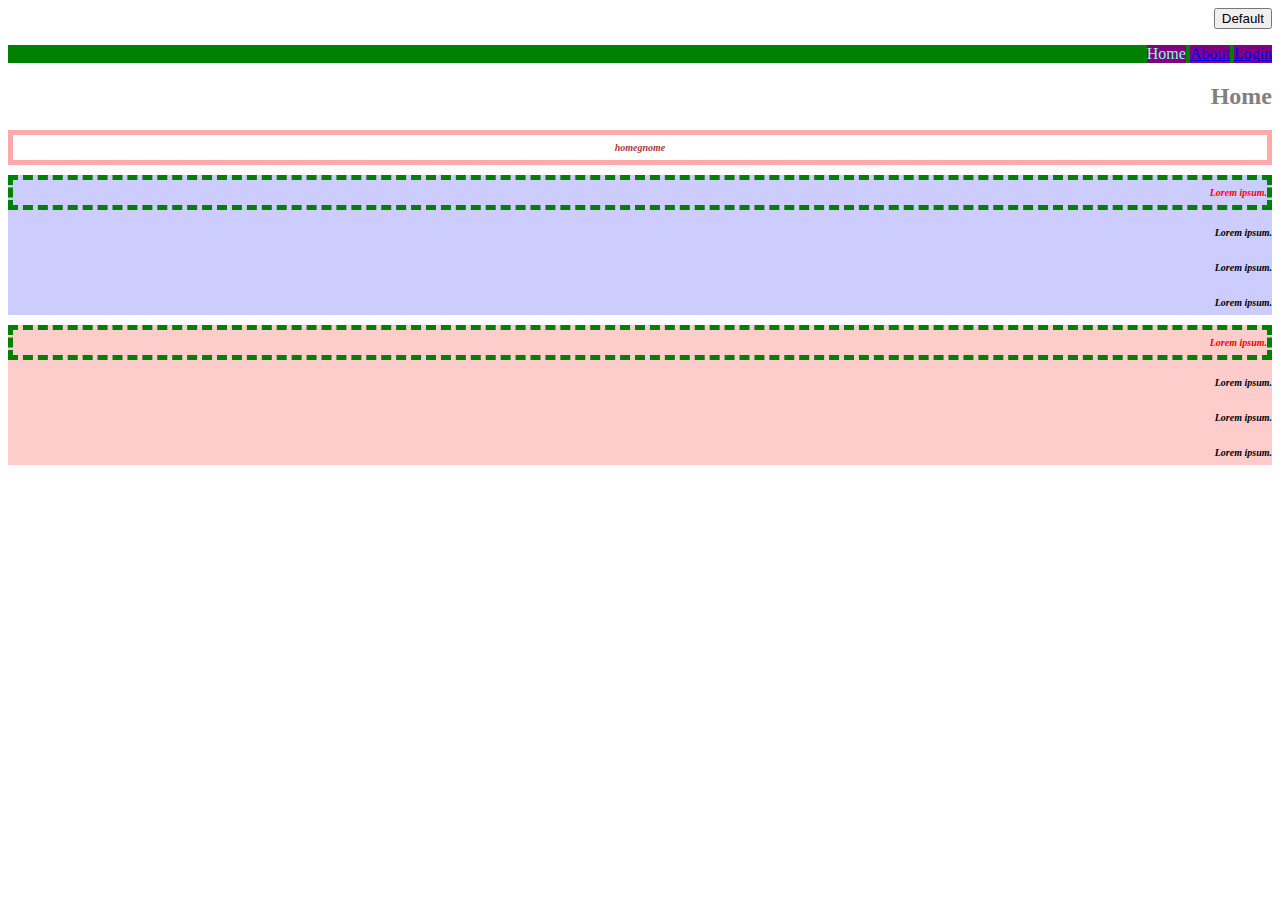
<file: 06-css/index.html>
<!DOCTYPE html>
<html lang="en">

<head>
  <meta charset="UTF-8">
  <meta name="viewport" content="width=device-width, initial-scale=1.0">
  <title>My first website!</title>
  <link rel="stylesheet" href="style.css">
  <link rel="stylesheet" href="style2.css">
  <style>
    h2 {
      color: grey;
    }

    li {
      background-color: purple;
      color: white;
    }
  </style>
</head>

<body>
  <button class="btn btn-primary" type="button">Default</button>

  <header style="background-color: green; color: red;">
    <nav>
      <ul>
        <li style="color:aquamarine">Home</li>
        <li><a href="about.html">About</a></li>
        <li><a href="login.html">Login</a></li>
      </ul>
    </nav>
  </header>

  <section>
    <h2>Home</h2>
    <p>homegnome</p>
    <div id="div1">
      <p class="webtext active">Lorem ipsum.</p>
      <p class="webtext">Lorem ipsum.</p>
      <p class="webtext">Lorem ipsum.</p>
      <p class="webtext">Lorem ipsum.</p>
    </div>
    <div id="div2">
      <p class="webtext active">Lorem ipsum.</p>
      <p class="webtext">Lorem ipsum.</p>
      <p class="webtext">Lorem ipsum.</p>
      <p class="webtext">Lorem ipsum.</p>
    </div>
  </section>

</body>

</html>
</file>
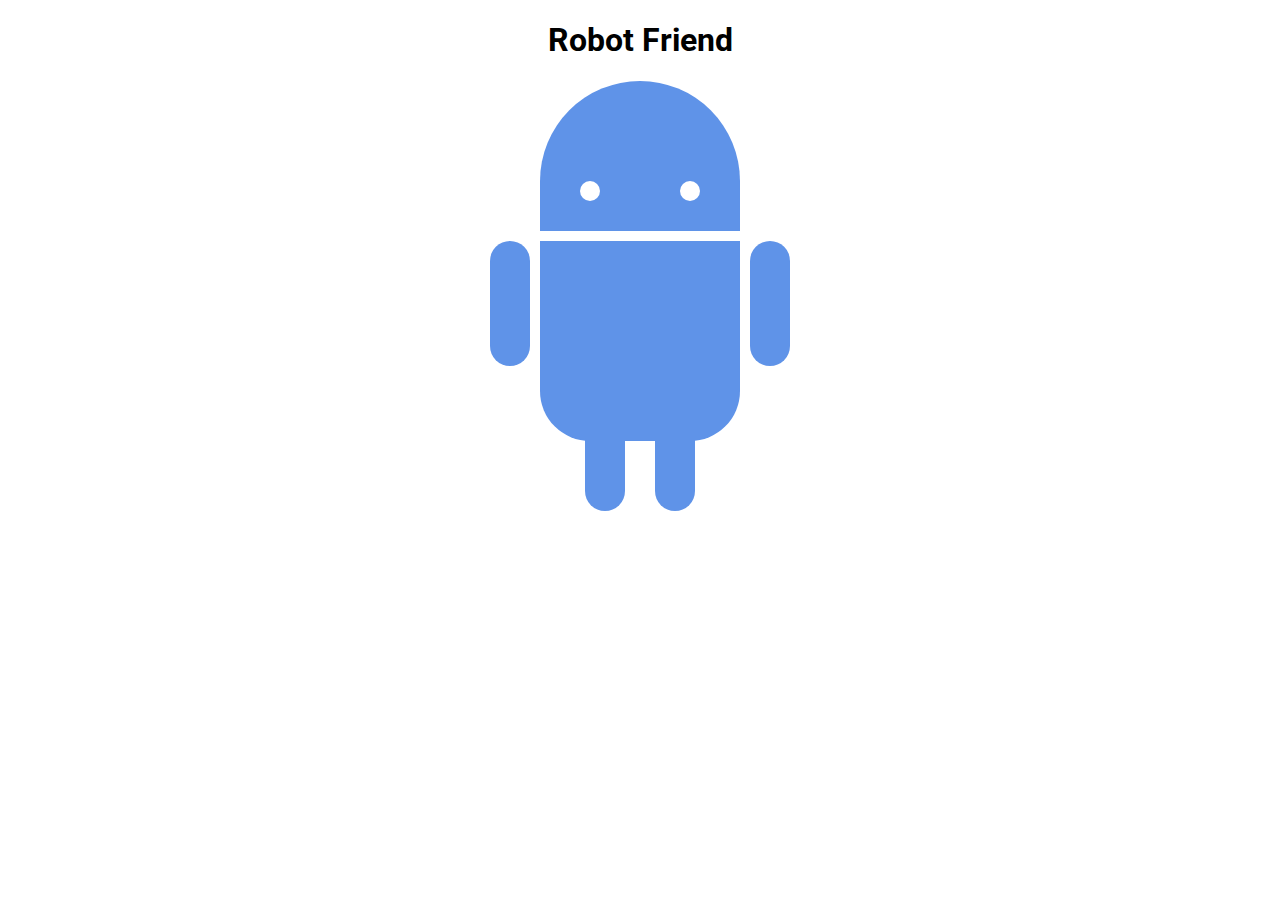
<file: 07-advanced-css/robotfriend/index.html>
<!DOCTYPE html>
<html lang="en">

<head>
	<meta charset="UTF-8">
	<meta name="viewport" content="width=device-width, initial-scale=1.0">
	<title>RoboPage</title>
	<link rel="stylesheet" type="text/css" href="style.css">
	<link href="https://fonts.googleapis.com/css?family=Roboto" rel="stylesheet">
</head>

<body>
	<h1>Robot Friend</h1>
	<div class="robots">
		<div class="android">
			<div class="head">
				<div class="eyes">
					<div class="left_eye"></div>
					<div class="right_eye"></div>
				</div>
			</div>
			<div class="upper_body">
				<div class="left_arm"></div>
				<div class="torso"></div>
				<div class="right_arm"></div>
			</div>
			<div class="lower_body">
				<div class="left_leg"></div>
				<div class="right_leg"></div>
			</div>
		</div>
	</div>
</body>

</html>
</file>
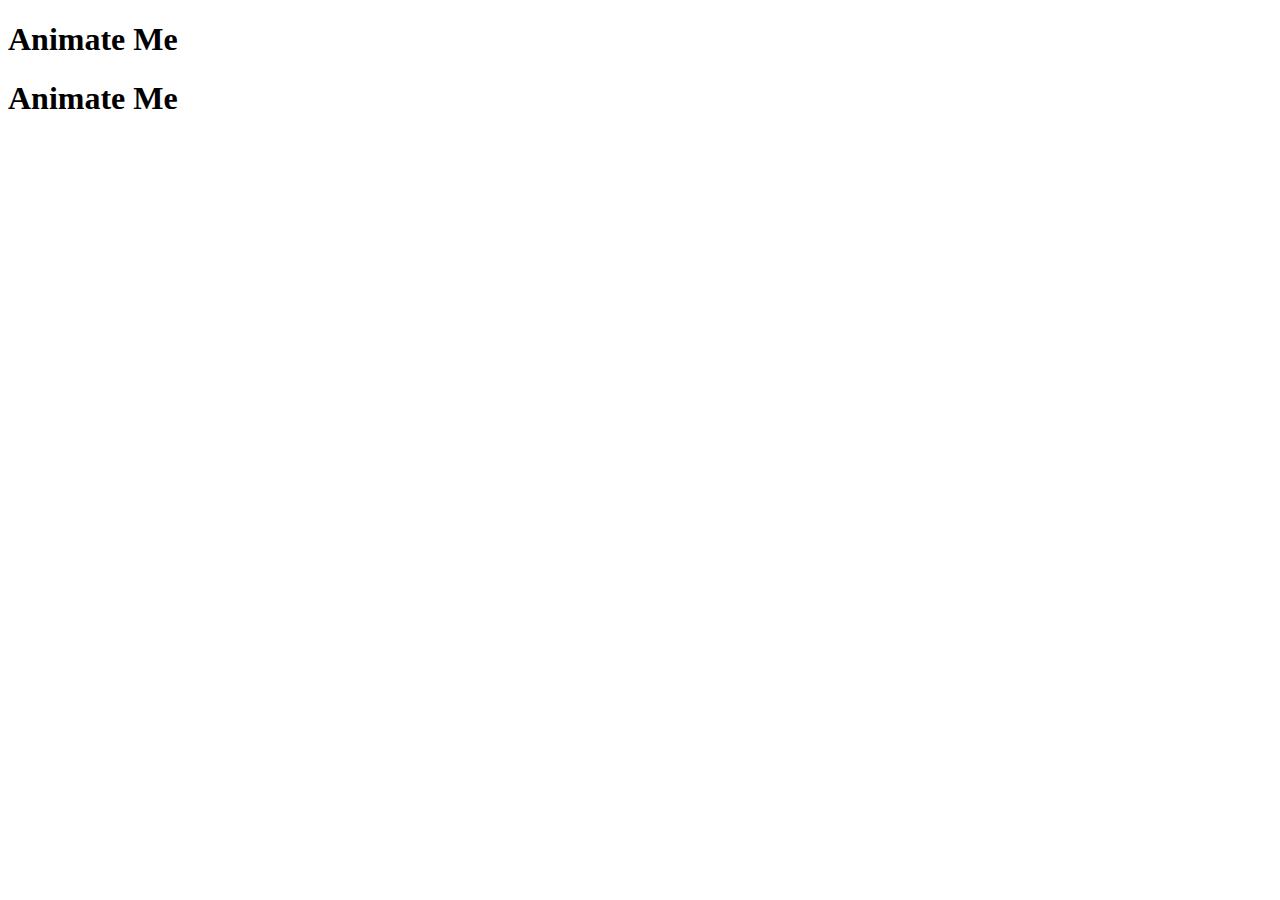
<file: 08-bootstrap/animate.css/index.html>
<!DOCTYPE html>
<html lang="en">

<head>
    <meta charset="UTF-8">
    <meta name="viewport" content="width=device-width, initial-scale=1.0">
    <title>Animate.css</title>
    <link rel="stylesheet" href="https://cdnjs.cloudflare.com/ajax/libs/animate.css/4.1.1/animate.min.css">
</head>

<body>
    <h1 class="animate__animated animate__bounce animate__infinite">Animate Me</h1>
    <h1 class="animate__animated animate__flip">Animate Me</h1>
</body>

</html>
</file>
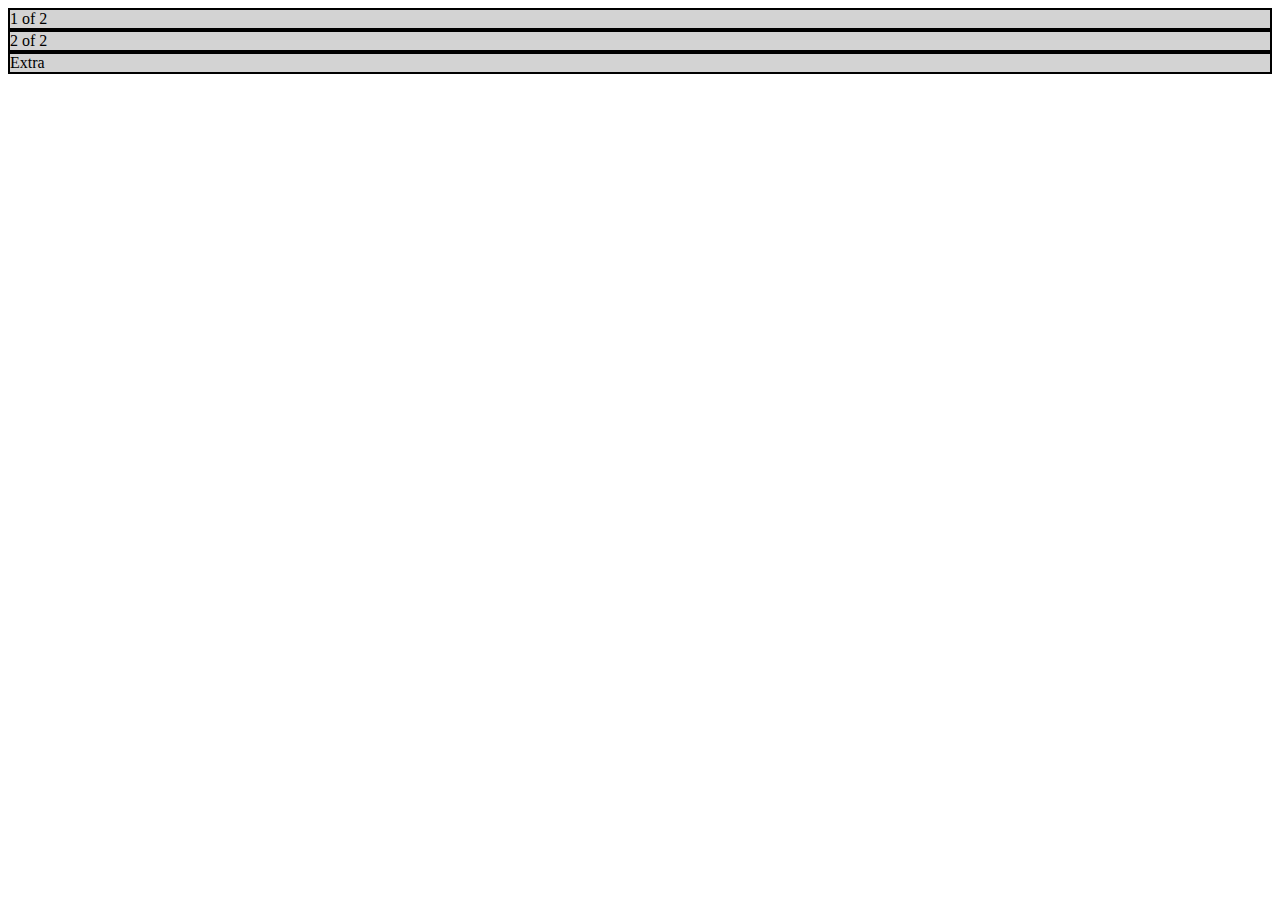
<file: 08-bootstrap/bootstrap/index.html>
<!DOCTYPE html>
<html lang="en">

<head>
    <meta charset="UTF-8">
    <meta http-equiv="X-UA-Compatible" content="IE=edge">
    <meta name="viewport" content="width=device-width, initial-scale=1.0">
    <title>Bootstrap</title>
    <link href="https://cdn.jsdelivr.net/npm/bootstrap@5.3.0-alpha1/dist/css/bootstrap.min.css" rel="stylesheet"
        integrity="sha384-GLhlTQ8iRABdZLl6O3oVMWSktQOp6b7In1Zl3/Jr59b6EGGoI1aFkw7cmDA6j6gD" crossorigin="anonymous">
    <link rel="stylesheet" href="style.css">
</head>

<body>

    <div class="container">
        <div class="row">
            <div class="col col-sm-6 col-md-12 col-lg-12 col-xl-1">
                1 of 2
            </div>
            <div class="col col-sm-3 col-md-6 col-lg-12 col-xl-10">
                2 of 2
            </div>
            <div class="col col-sm-4 col-md-6 col-lg-12 col-xl-1">
                Extra
            </div>
        </div>
    </div>

    <!-- Bootstrap script -->
    <script src="https://cdn.jsdelivr.net/npm/bootstrap@5.3.0-alpha1/dist/js/bootstrap.bundle.min.js"
        integrity="sha384-w76AqPfDkMBDXo30jS1Sgez6pr3x5MlQ1ZAGC+nuZB+EYdgRZgiwxhTBTkF7CXvN"
        crossorigin="anonymous"></script>
</body>

</html>
</file>
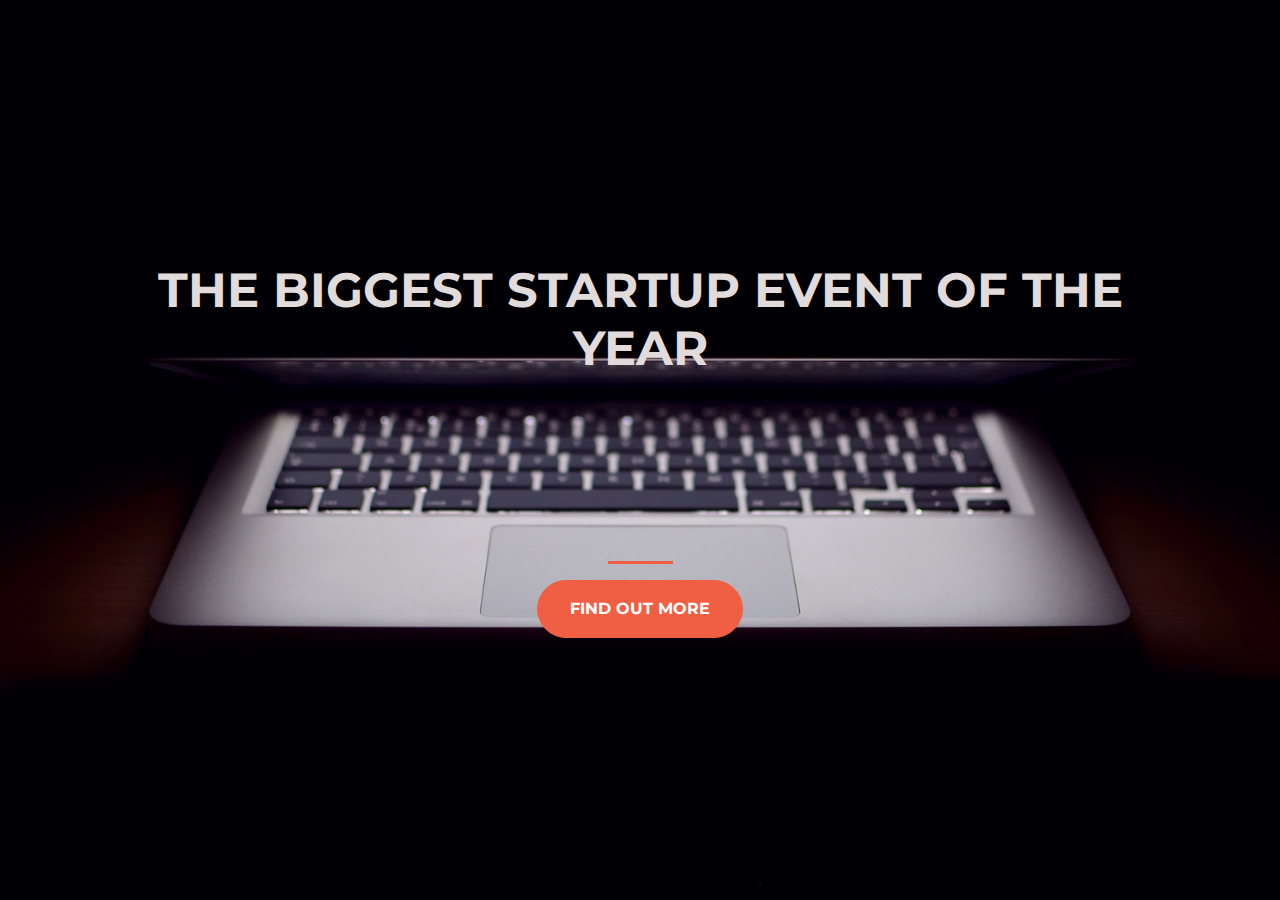
<file: 08-bootstrap/startup/index.html>
<!DOCTYPE html>
<html lang="en">

<head>
  <meta charset="UTF-8">
  <meta name="viewport" content="width=device-width, initial-scale=1.0">
  <title>Startup</title>

  <!-- Google Fonts -->
  <link href="https://fonts.googleapis.com/css?family=Montserrat" rel="stylesheet">

  <!-- Bootstrap CSS from a CDN. This way you don't have to include the bootstrap file yourself -->
  <link rel="stylesheet" href="https://stackpath.bootstrapcdn.com/bootstrap/4.3.1/css/bootstrap.min.css"
    integrity="sha384-ggOyR0iXCbMQv3Xipma34MD+dH/1fQ784/j6cY/iJTQUOhcWr7x9JvoRxT2MZw1T" crossorigin="anonymous">

  <!-- Your own stylesheet -->
  <link rel="stylesheet" type="text/css" href="style.css">
</head>

<body>
  <div class="container d-flex align-items-center h-100">
    <div class="row">
      <header class="text-center col-12">
        <h1 class="text-uppercase"><strong>The biggest startup event of the year</strong></h1>
      </header>
      <div class="buffer col-12"></div>
      <!-- <section class="text-center col-12"> -->
      <!-- Section lacks heading. Consider using h2-h6 elements to add identifying headings to all sections, or else use a div element instead for any cases where no heading is needed. -->
      <div class="text-center col-12">
        <hr>
        <a href="https://mailchi.mp/88b5ccc1489b/ztmstudents" class="btn btn-primary btn-xl">Find out more</a>
      </div>
      <!-- </section> -->

    </div>
  </div>
</body>

</html>
</file>
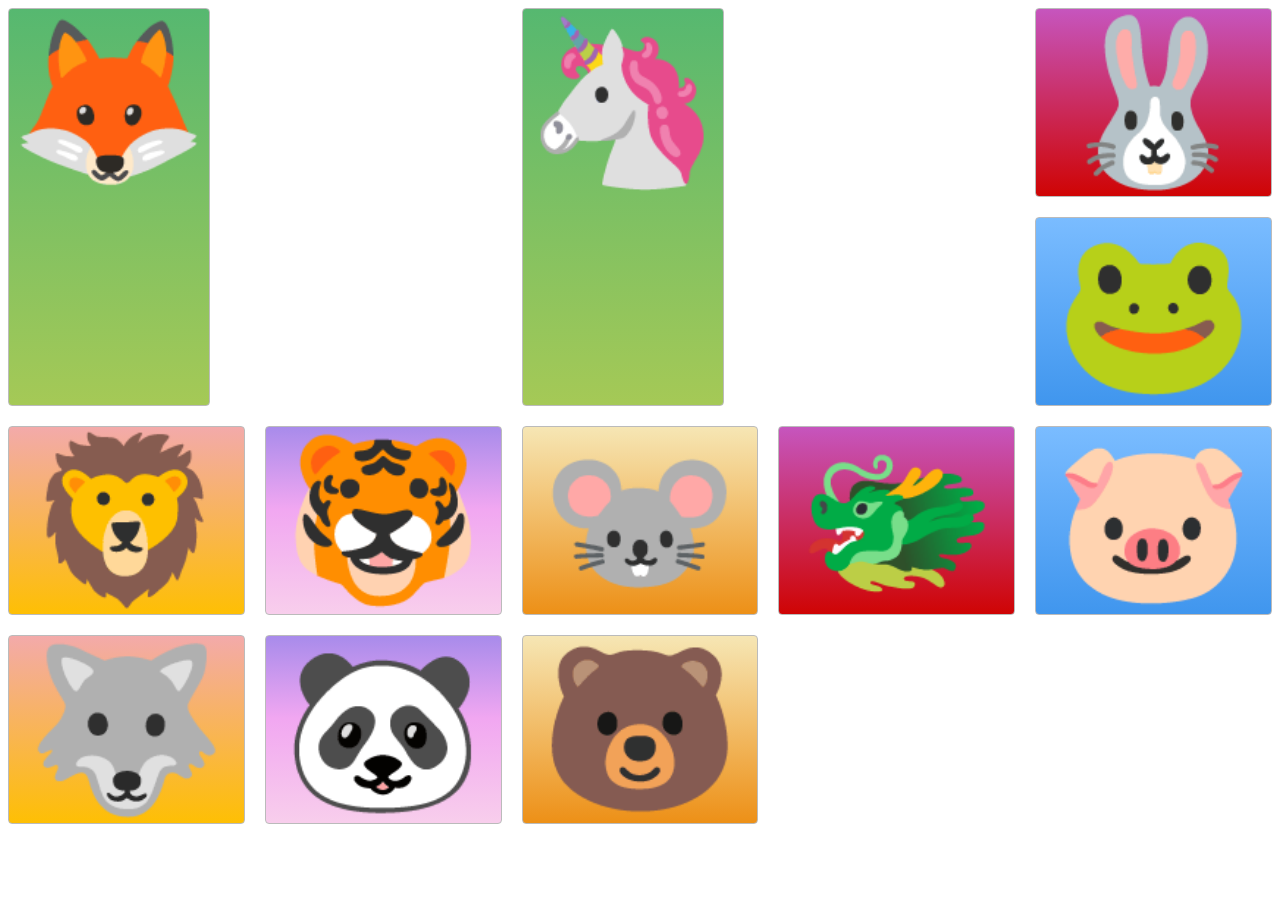
<file: 09-css-grid-layout/091-files/index.html>
<!DOCTYPE html>
<html lang="en">

<head>
  <meta charset="UTF-8">
  <meta name="viewport" content="width=device-width, initial-scale=1.0">
  <!-- the above meta tag (<meta charset="UTF-8">) is default in most modern browsers. however if you have an
  older browser, the emojis may not show up properly. In which case you need this meta
  tag. Read more here: https://teamtreehouse.com/community/meta-charsetutf8-what-does-this-mean-or-what-does-it-do-i-deleted-it-from-the-code-and-nothing-changed -->
  <title>Grid Master</title>
  <link rel="stylesheet" type="text/css" href="./style.css">
</head>

<body>
  <div class="container">
    <div class="zone green">🦊</div>
    <div class="zone red">🐰</div>
    <div class="zone blue">🐸</div>
    <div class="zone yellow">🦁</div>
    <div class="zone purple">🐯</div>
    <div class="zone brown">🐭</div>
    <div class="zone green">🦄</div>
    <div class="zone red">🐲</div>
    <div class="zone blue">🐷</div>
    <div class="zone yellow">🐺</div>
    <div class="zone purple">🐼</div>
    <div class="zone brown">🐻</div>
  </div>
</body>

</html>
</file>
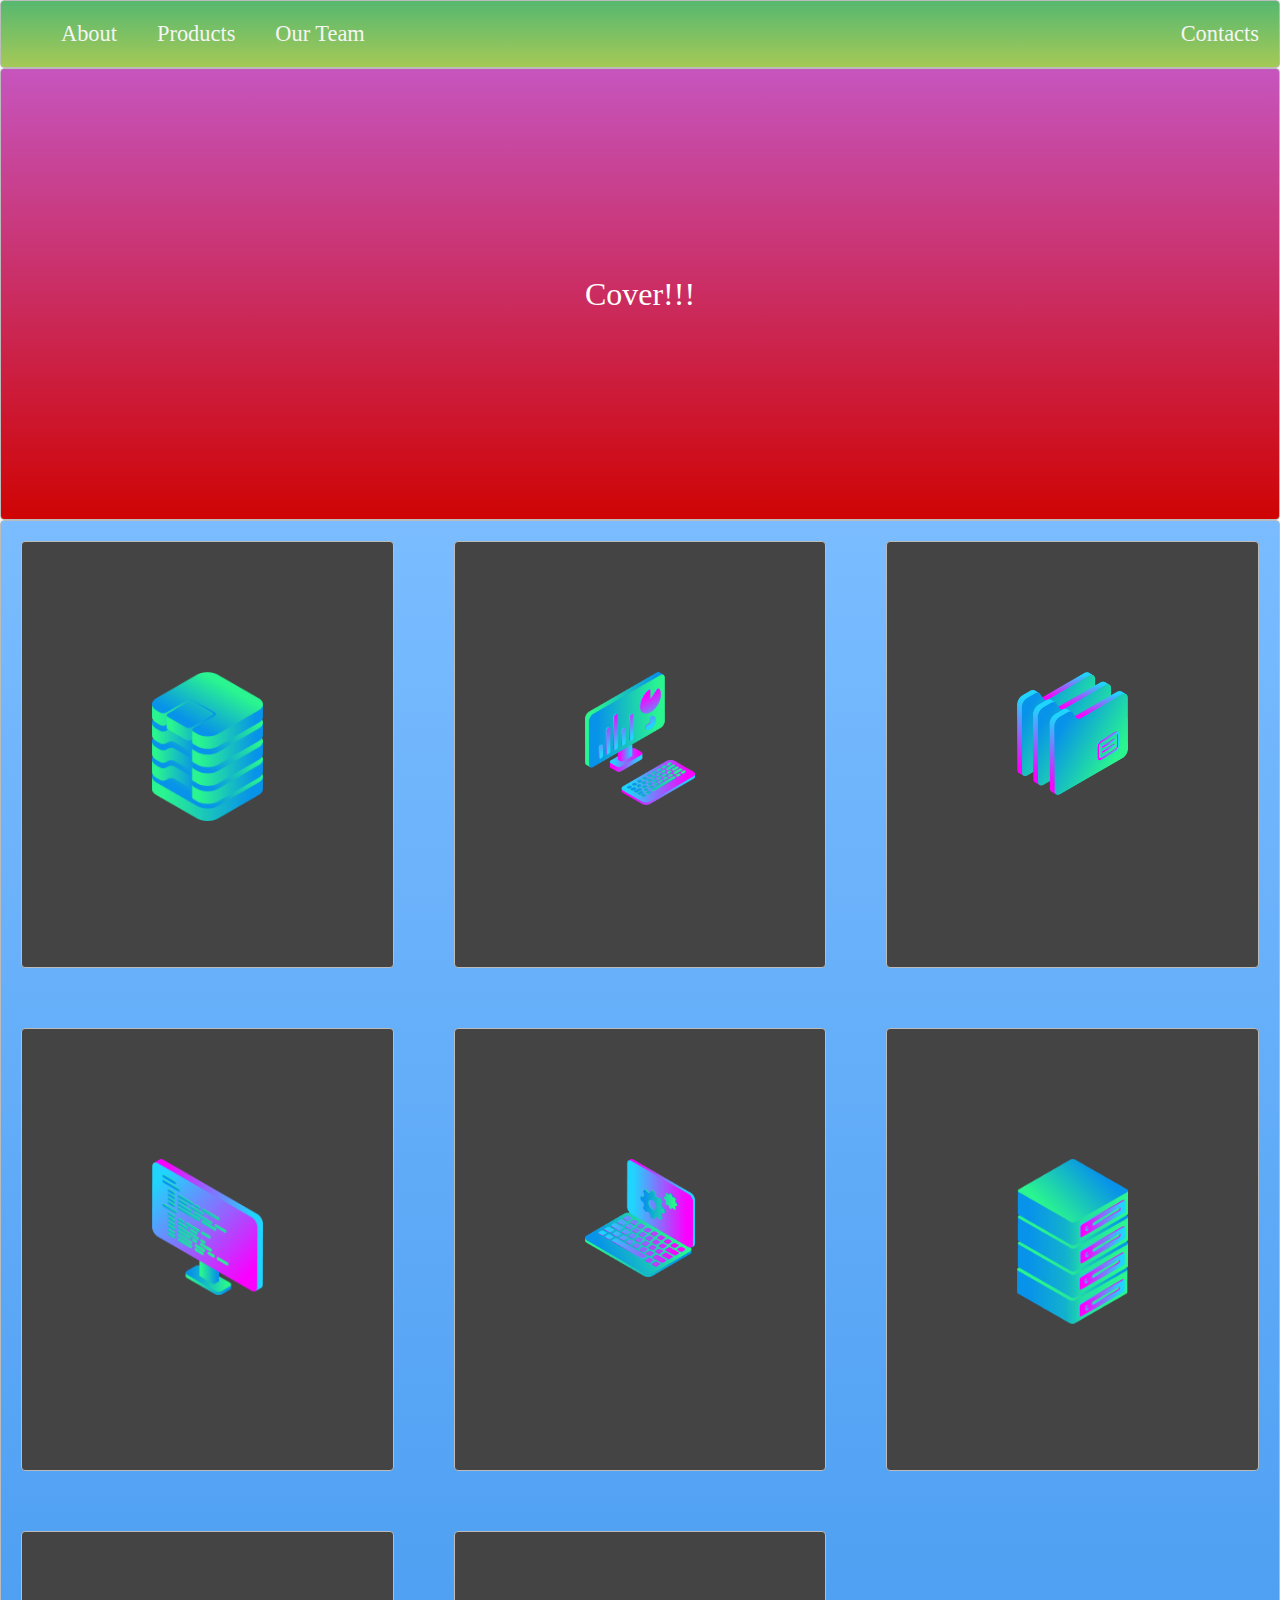
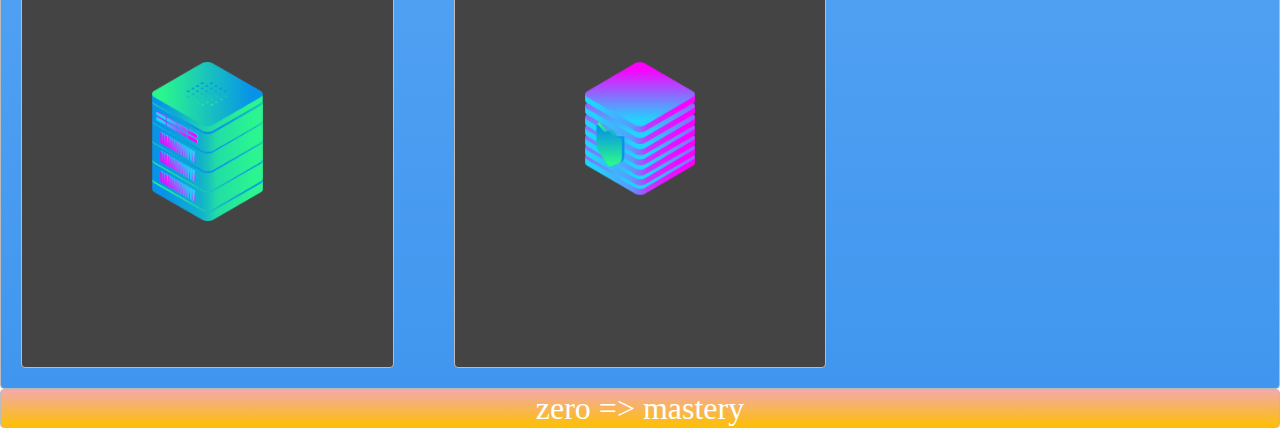
<file: 09-css-grid-layout/097-project-my-layout/index.html>
<!DOCTYPE html>
<html lang="en">

<head>
  <meta charset="UTF-8">
  <meta name="viewport" content="width=device-width, initial-scale=1.0">
  <title>Layout Master</title>
  <link rel="stylesheet" type="text/css" href="./style.css">
</head>

<body>

  <nav class="zone green">
    <ul class="main-nav">
      <li><a href="">About</a></li>
      <li><a href="">Products</a></li>
      <li><a href="">Our Team</a></li>
      <li class="push"><a href="">Contacts</a></li>
    </ul>
  </nav>
  <div class="zone red container">Cover!!!</div>
  <div class="zone blue grid-wrapper">
    <div class="box zone"><img src="./img/data_storage_2_2.png" alt=""></div>
    <div class="box zone"><img src="./img/desktop_analytics_2.png" alt=""></div>
    <div class="box zone"><img src="./img/files_2.png" alt=""></div>
    <div class="box zone"><img src="./img/monitor_coding_2.png" alt=""></div>
    <div class="box zone"><img src="./img/monitor_settings_2.png" alt=""></div>
    <div class="box zone"><img src="./img/server_2_2.png" alt=""></div>
    <div class="box zone"><img src="./img/server_3.png" alt=""></div>
    <div class="box zone"><img src="./img/server_safe_2.png" alt=""></div>
  </div>
  <footer class="zone yellow">zero => mastery</footer>

</body>

</html>
</file>
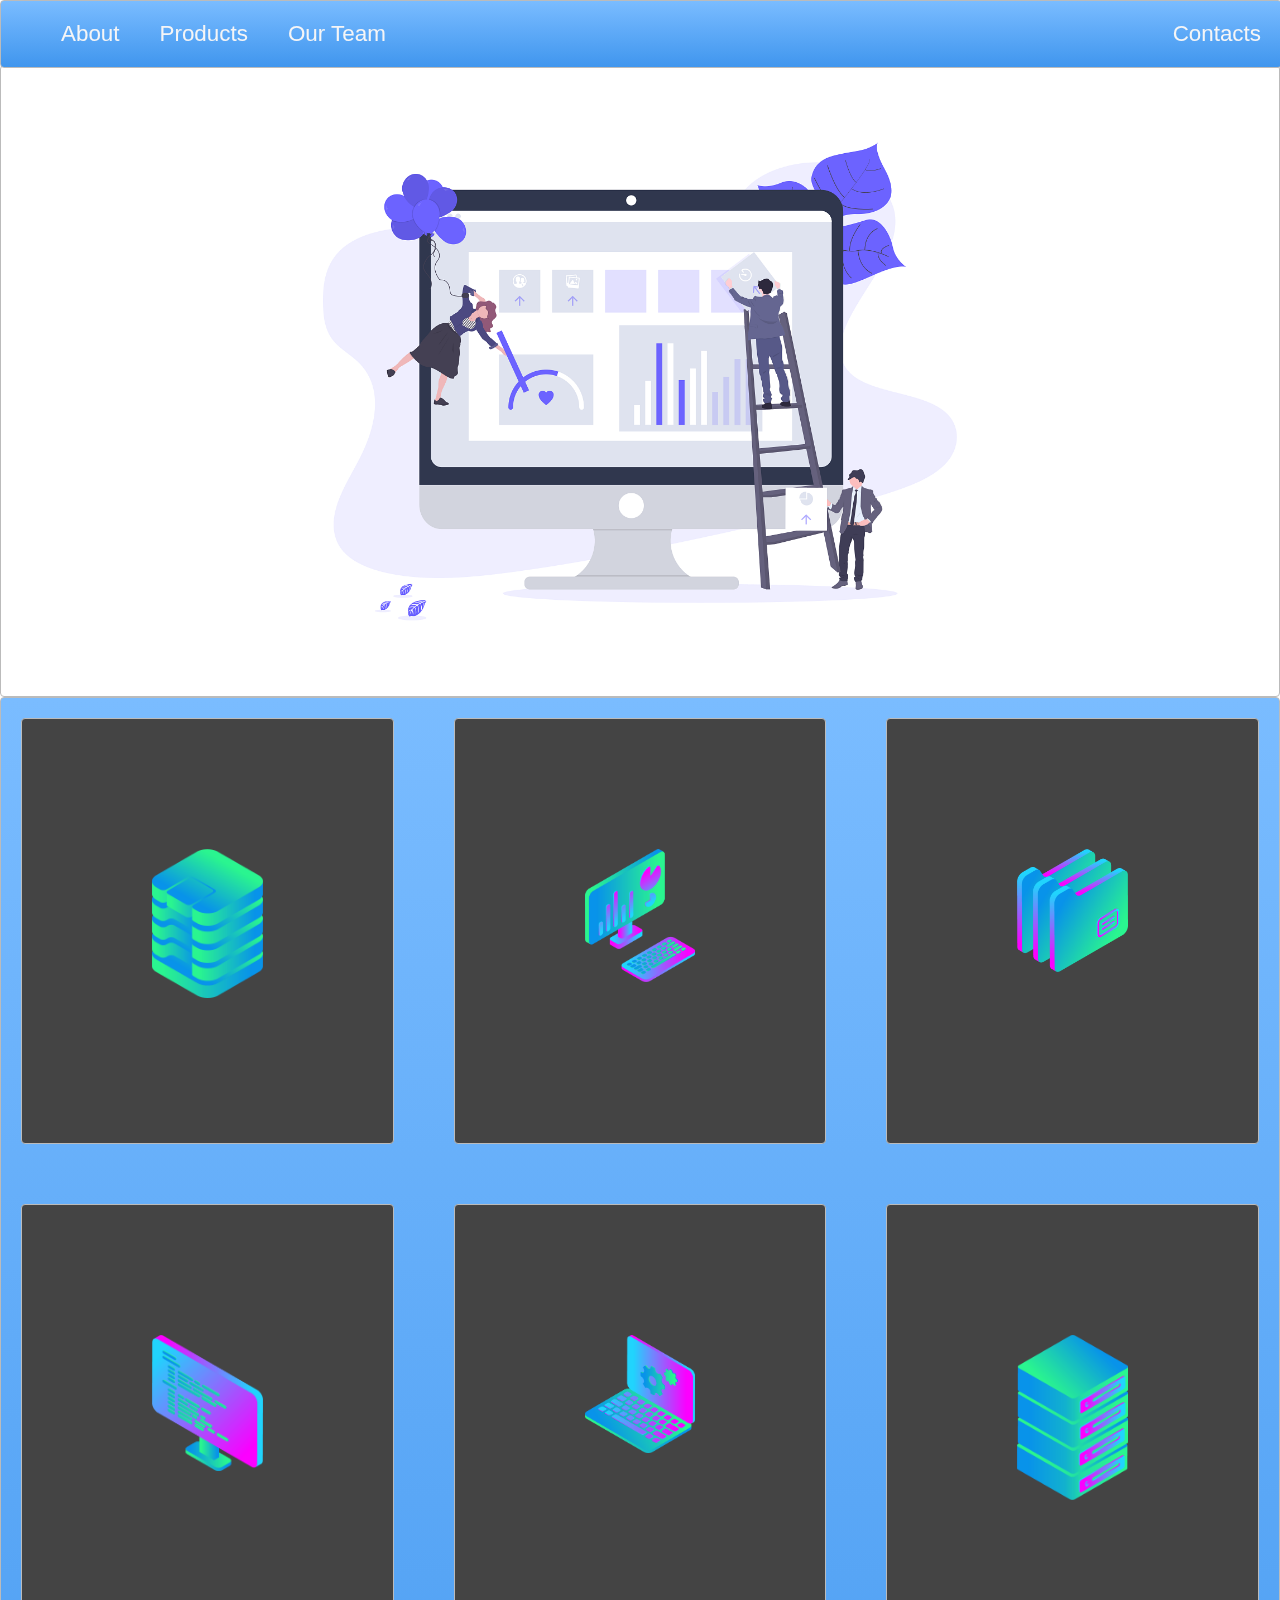
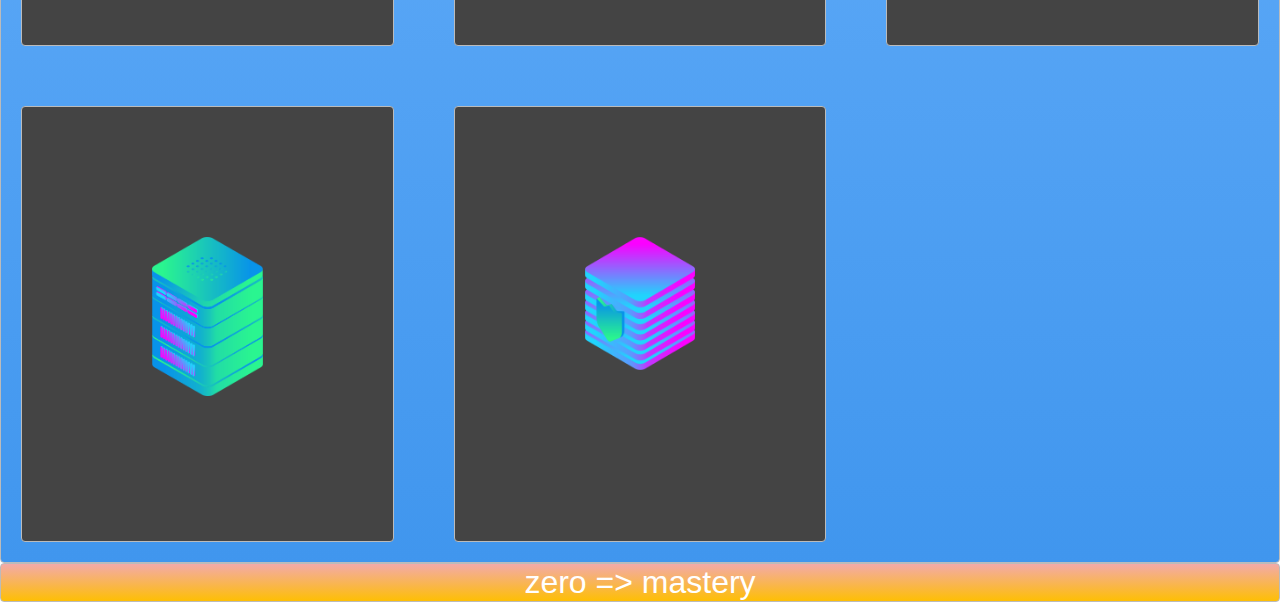
<file: 09-css-grid-layout/103-project-my-prettify/index.html>
<!DOCTYPE html>
<html lang="en">

<head>
  <meta charset="UTF-8">
  <meta name="viewport" content="width=device-width, initial-scale=1.0">
  <title>Layout Master</title>
  <link rel="stylesheet" type="text/css" href="./style.css">
</head>

<body>

  <nav class="zone blue sticky">
    <ul class="main-nav">
      <li><a href="">About</a></li>
      <li><a href="">Products</a></li>
      <li><a href="">Our Team</a></li>
      <li class="push"><a href="">Contacts</a></li>
    </ul>
  </nav>
  <div class="zone container">
    <img class="cover" src="./img/undraw.png" alt="PC image" />
  </div>
  <div class="zone blue grid-wrapper">
    <div class="box zone"><img src="./img/data_storage_2_2.png" alt=""></div>
    <div class="box zone"><img src="./img/desktop_analytics_2.png" alt=""></div>
    <div class="box zone"><img src="./img/files_2.png" alt=""></div>
    <div class="box zone"><img src="./img/monitor_coding_2.png" alt=""></div>
    <div class="box zone"><img src="./img/monitor_settings_2.png" alt=""></div>
    <div class="box zone"><img src="./img/server_2_2.png" alt=""></div>
    <div class="box zone"><img src="./img/server_3.png" alt=""></div>
    <div class="box zone"><img src="./img/server_safe_2.png" alt=""></div>
  </div>
  <footer class="zone yellow">zero => mastery</footer>

</body>

</html>
</file>
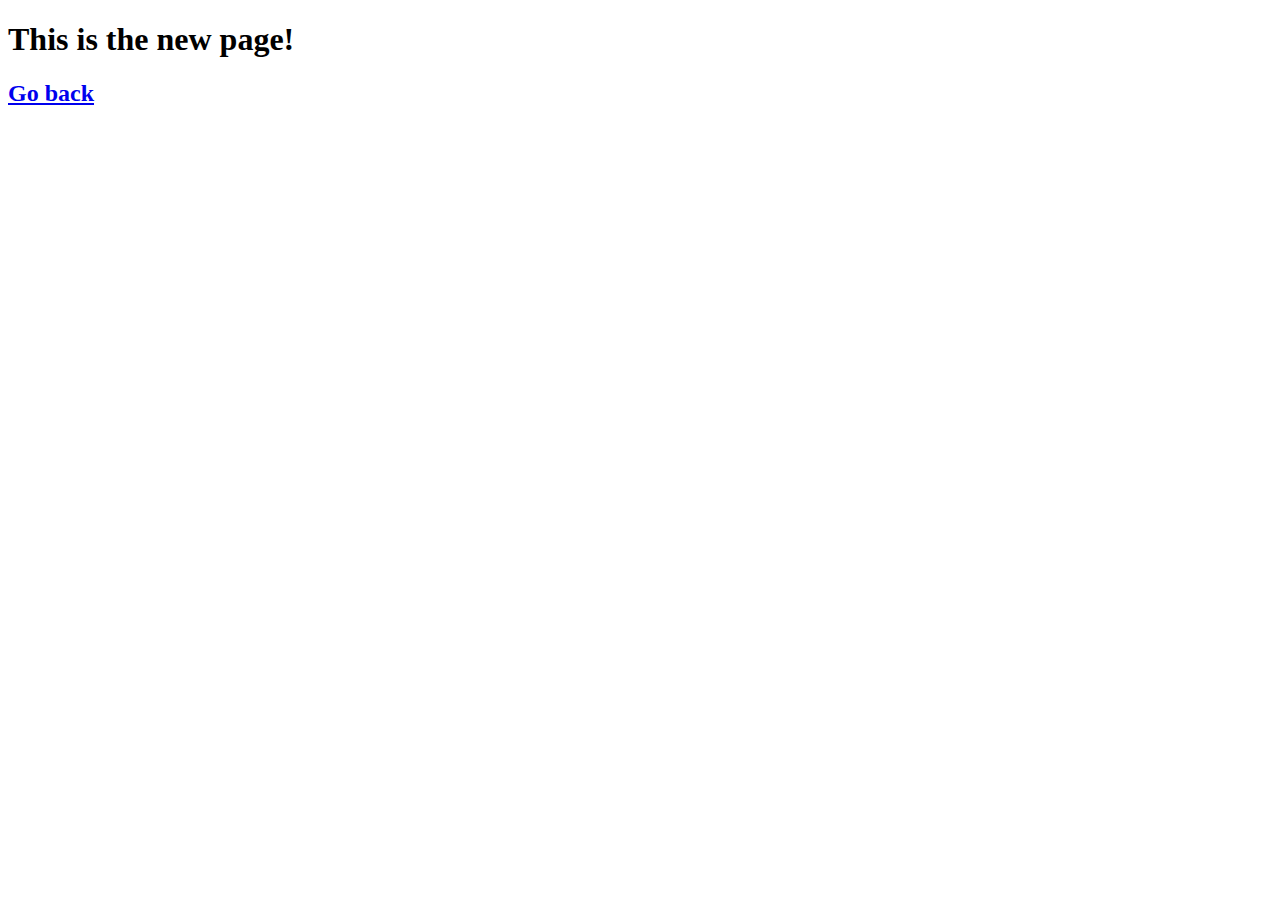
<file: 04-html-5/newpage.html>
<!DOCTYPE html>
<html lang="en">

<head>
    <meta charset="UTF-8">
    <meta http-equiv="X-UA-Compatible" content="IE=edge">
    <meta name="viewport" content="width=device-width, initial-scale=1.0">
    <title>New Page</title>
</head>

<body>
    <h1>This is the new page!</h1>
    <a href="index.html">
        <h2>Go back</h2>
    </a>
</body>

</html>
</file>
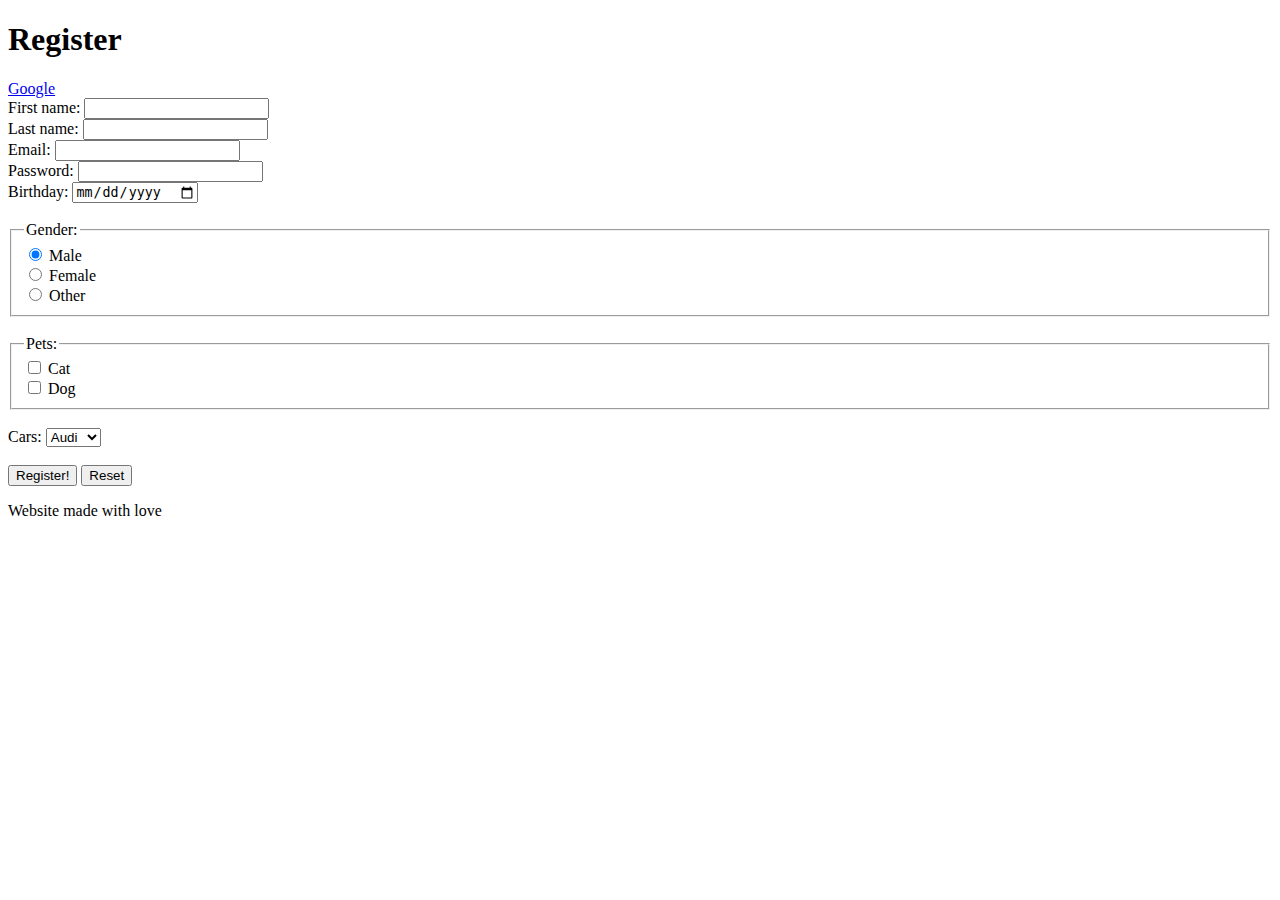
<file: 04-html-5/register.html>
<!DOCTYPE html>
<html lang="en">

<head>
    <meta charset="UTF-8">
    <meta http-equiv="X-UA-Compatible" content="IE=edge">
    <meta name="viewport" content="width=device-width, initial-scale=1.0">
    <title>Register</title>
</head>

<body>
    <header>
        <h1>Register</h1>
    </header>

    <nav>
        <a href="https://www.google.com">Google</a>
    </nav>

    <main>
        <form action="/action_page.php" method="post">
            <label for="firstName">First name:</label>
            <input type="text" id="firstName" name="firstName">

            <br>

            <label for="lastName">Last name:</label>
            <input type="text" id="lastName" name="lastName">

            <br>

            <label for="email">Email:</label>
            <input type="email" id="email" name="email" required>

            <br>

            <label for="password">Password:</label>
            <input type="password" id="password" name="password" minlength="8" required>

            <br>

            <label for="birthday">Birthday:</label>
            <input type="date" id="birthday" name="birthday">

            <br><br>

            <fieldset>
                <legend>Gender:</legend>

                <div>
                    <input type="radio" id="genderChoice1" name="gender" value="male" checked>
                    <label for="genderChoice1">Male</label>
                </div>
                <div>
                    <input type="radio" id="genderChoice2" name="gender" value="female">
                    <label for="genderChoice2">Female</label>
                </div>
                <div>
                    <input type="radio" id="genderChoice3" name="gender" value="other">
                    <label for="genderChoice3">Other</label>
                </div>
            </fieldset>

            <br>

            <fieldset>
                <legend>Pets:</legend>
                <div>
                    <input type="checkbox" id="petsChoice1" name="cat" value="cat">
                    <label for="petsChoice1">Cat</label>
                </div>
                <div>
                    <input type="checkbox" id="petsChoice2" name="dog" value="dog">
                    <label for="petsChoice2">Dog</label>
                </div>
            </fieldset>

            <br>

            <label for="cars">Cars:</label>
            <select id="cars" name="cars">
                <option value="volvo">Volvo</option>
                <option value="audi" selected>Audi</option>
            </select>

            <br><br>

            <input type="submit" value="Register!">
            <input type="reset">

        </form>
    </main>

    <footer>
        <p>Website made with love</p>
    </footer>

</body>

</html>

<!-- Query strings:
(name=value)
?firstName=fake
&lastName=man
&email=fake%40gmail.com (URL encoding)
&password=11223344
&birthday=2023-03-08
&gender=female
&cat=cat
&dog=dog
&cars=volvo -->
</file>
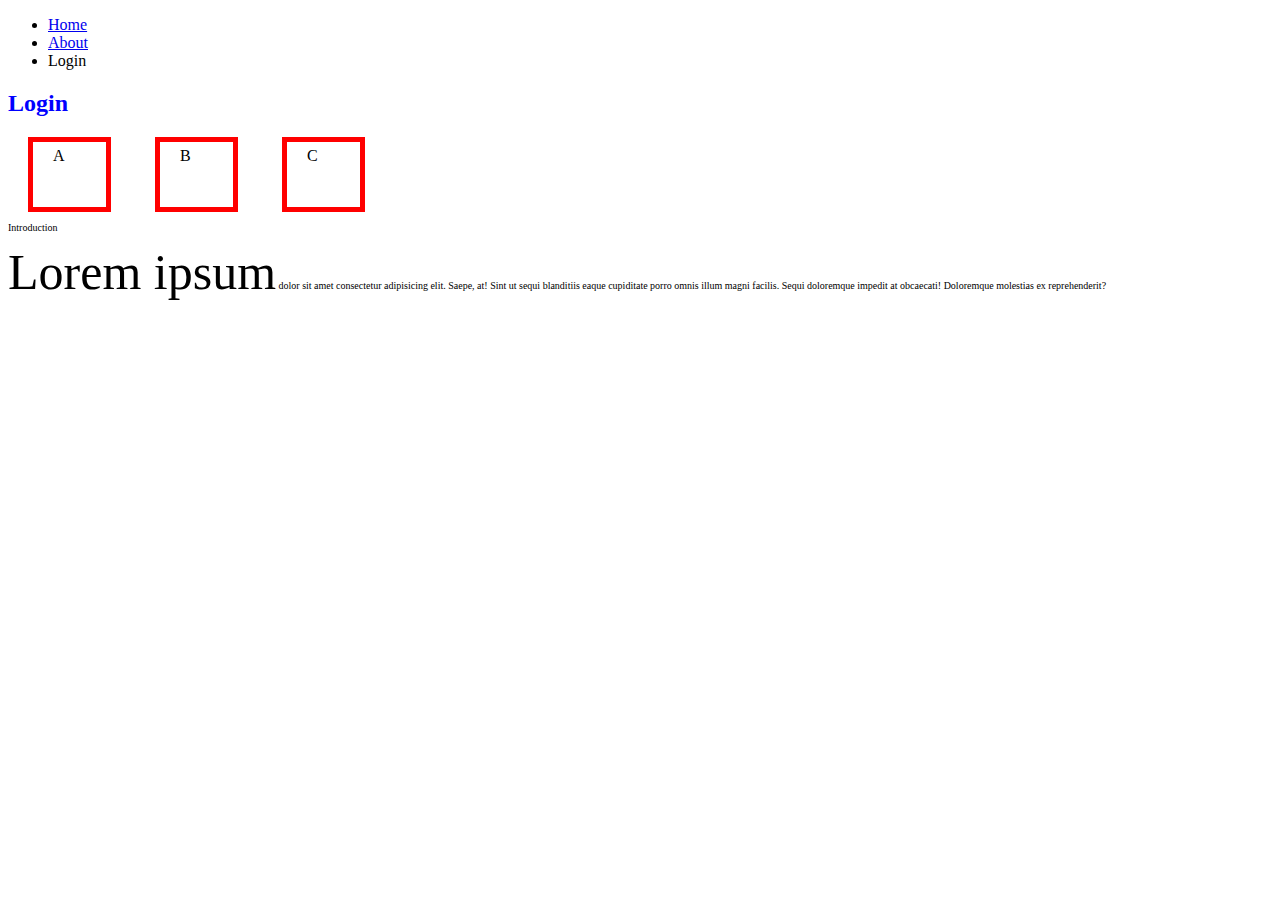
<file: 06-css/login.html>
<!DOCTYPE html>
<html lang="en">

<head>
  <meta charset="UTF-8">
  <meta name="viewport" content="width=device-width, initial-scale=1.0">
  <title>My first website!</title>
  <link rel="stylesheet" href="style2.css">
</head>

<body>
  <header>
    <nav>
      <ul>
        <li><a href="index.html">Home</a></li>
        <li><a href="about.html">About</a></li>
        <li>Login</li>
      </ul>
    </nav>
  </header>
  <section>
    <h2>Login</h2>
    <div class="boxmodel">A</div>
    <div class="boxmodel">B</div>
    <div class="boxmodel">C</div>
    <p>Introduction</p>
    <p><span>Lorem ipsum</span> dolor sit amet consectetur adipisicing elit. Saepe, at! Sint ut sequi blanditiis eaque
      cupiditate
      porro omnis illum magni facilis. Sequi doloremque impedit at obcaecati! Doloremque molestias ex reprehenderit?</p>
  </section>
</body>

</html>
</file>
<file: 06-css/style.css>
* {
    text-align: right;
}

body {
    background-image: url(https://images.unsplash.com/photo-1512386233331-f023884a92e8?ixlib=rb-4.0.3&ixid=MnwxMjA3fDB8MHxwaG90by1wYWdlfHx8fGVufDB8fHx8&auto=format);
    background-size: cover;
}

h2 {
    color: yellow;
}

h2 + p {
    color: #aa3939;
    text-align: center;
    border: 5px solid #ffaaaa;
    cursor: pointer;
}

p {
    /* text-decoration: underline;
    text-transform: uppercase; */
    line-height: 25px;
    font-style: italic;
    font-weight: bold;
    font-size: 100%;
    /* font-family: Georgia; */
    /* font-family: "Times New Roman", Georgia; */
    font-family: "Poiret One", cursive;
}

img {
    float: left;
}

footer {
    clear: both;
    text-align: center;
}

li {
    list-style: none;
    display: inline-block;
}

.webtext:first-child {
    border: 5px dashed green;
}

.active {
    color: red;
}

#div1 {
    background-color: rgba(0, 0, 255, 0.2);
}

#div2 {
    background-color: rgba(255, 0, 0, 0.2);
}
</file>
<file: 06-css/style2.css>
h2 {
    color: blue;
}

.boxmodel {
    border: 5px solid red;
    display: inline-block;
    padding: 5px 20px 5px 20px;
    margin: 0px 20px;
    width: 33px;
    height: 55px;
}

p {
    font-size: 10px;
}

span {
    /* 5em * 20px = 100px */
    font-size: 5em;
}
</file>
<file: 07-advanced-css/robotfriend/style.css>
h1 {
	text-align: center;
	font-family: "Roboto", sans-serif;
}

.robots {
	display: flex;
	/* flex-wrap: wrap; */
	justify-content: center;
}

.head,
.left_arm,
.torso,
.right_arm,
.left_leg,
.right_leg {
	background-color: #5f93e8;
}

.head {
	width: 200px;
	margin: 0 auto;
	height: 150px;
	border-radius: 200px 200px 0 0;
	margin-bottom: 10px;
}

.eyes {
	display: flex;
}

.head:hover {
	width: 300px;
	transition: 1s ease-in-out;
}

.upper_body {
	width: 300px;
	height: 150px;
	display: flex;
}

.left_arm,
.right_arm {
	width: 40px;
	height: 125px;
	border-radius: 100px;
}

.left_arm {
	margin-right: 10px;
}

.right_arm {
	margin-left: 10px;
}

.torso {
	width: 200px;
	height: 200px;
	border-radius: 0 0 50px 50px;
}

.lower_body {
	width: 200px;
	height: 200px;
	/* This is another useful property. Hmm what do you think it does?*/
	margin: 0 auto;
	display: flex;
}

.left_leg,
.right_leg {
	width: 40px;
	height: 120px;
	border-radius: 0 0 100px 100px;
}

.left_leg {
	margin-left: 45px;
}

.left_leg:hover {
	-webkit-transform: rotate(20deg);
	-moz-transform: rotate(20deg);
	-o-transform: rotate(20deg);
	-ms-transform: rotate(20deg);
	transform: rotate(20deg);
}

.right_leg {
	margin-left: 30px;
}

.left_eye,
.right_eye {
	width: 20px;
	height: 20px;
	border-radius: 15px;
	background-color: white;
}

.left_eye {
	/* These properties are new and you haven't encountered
	in this course. Check out CSS Tricks to see what it does! */
	/* The element is positioned according to the normal flow of the document, and then offset relative to itself based on the values of top, right, bottom, and left. The offset does not affect the position of any other elements; thus, the space given for the element in the page layout is the same as if position were static. */
	position: relative;
	top: 100px;
	left: 40px;
}

.right_eye {
	position: relative;
	top: 100px;
	left: 120px;
}
</file>
<file: 08-bootstrap/bootstrap/style.css>
.btn-danger {
    background-color: orange;
}

.btn-danger:hover {
    background-color: black;
}

.col {
    background-color: lightgray;
    border: 2px solid black;
}
</file>
<file: 08-bootstrap/startup/style.css>
body,
html {
  width: 100%;
  height: 100%;
  font-family: "Montserrat", sans-serif;
  background: url(header.jpg) no-repeat center center fixed;
  -webkit-background-size: cover;
  -moz-background-size: cover;
  -o-background-size: cover;
  background-size: cover;
}

h1 {
  font-size: 3rem;
  color: #e2dbdb;
}

hr {
  border-color: #f05f44;
  border-width: 3px;
  max-width: 65px;
}

/* Bootstrap 5: */
/* hr {
  margin: 20px auto;
  color: #F05F44;
  border: 3px solid #F05F44;
  max-width: 65px;
  opacity: 1;  
} */

.buffer {
  height: 10rem;
}

.btn {
  font-weight: 700;
  border-radius: 300px;
  text-transform: uppercase;
}
.btn-xl {
  padding: 1rem 2rem;
}

.btn-primary {
  background-color: #f05f44;
  border-color: #f05f44;
}

.btn-primary:hover {
  background-color: #ee4b08;
  border-color: #ee4b08;
  border-width: 4px;
}
</file>
<file: 09-css-grid-layout/091-files/style.css>
.container {
    display: grid;
    gap: 20px;
    /* grid-template-columns: 1fr 1fr 2fr; */
    /* grid-template-columns: repeat(3, 1fr); */
    /*auto fits to content size*/
    /* grid-template-columns: auto 1fr 2fr; */
    grid-template-rows: 1fr;
    /* default: stretch, start, end, center */
    /* justify-items: center;  */
    /* align-items: end; */
    grid-template-columns: repeat(auto-fill, minmax(200px, 1fr));
}

.green {
    /* grid-column-start: 1;
    grid-column-end: 4; */
    /* Same: */
    /* grid-column: 1/4; */
    /* grid-column: 1/-1; */
    grid-column: span 2;
    grid-row: 1/3;
    justify-self: start;
    /* align-self: start; */
}

.zone {
    cursor: pointer;
    /* display: block; */
    text-align: center;
    font-size: 10em;
    border-radius: 4px;
    border: 1px solid #bbb;
    transition: all 0.3s linear;
}

.zone:hover {
    -webkit-box-shadow: rgba(0, 0, 0, 0.8) 0px 5px 15px, inset rgba(0, 0, 0, 0.15) 0px -10px 20px;
    -moz-box-shadow: rgba(0, 0, 0, 0.8) 0px 5px 15px, inset rgba(0, 0, 0, 0.15) 0px -10px 20px;
    -o-box-shadow: rgba(0, 0, 0, 0.8) 0px 5px 15px, inset rgba(0, 0, 0, 0.15) 0px -10px 20px;
    box-shadow: rgba(0, 0, 0, 0.8) 0px 5px 15px, inset rgba(0, 0, 0, 0.15) 0px -10px 20px;
}

/*https://paulund.co.uk/how-to-create-shiny-css-buttons*/
/***********************************************************************
 *  Green Background
 **********************************************************************/
.green {
    background: #56b870; /* Old browsers */
    background: -moz-linear-gradient(top, #56b870 0%, #a5c956 100%); /* FF3.6+ */
    background: -webkit-gradient(
        linear,
        left top,
        left bottom,
        color-stop(0%, #56b870),
        color-stop(100%, #a5c956)
    ); /* Chrome,Safari4+ */
    background: -webkit-linear-gradient(top, #56b870 0%, #a5c956 100%); /* Chrome10+,Safari5.1+ */
    background: -o-linear-gradient(top, #56b870 0%, #a5c956 100%); /* Opera 11.10+ */
    background: -ms-linear-gradient(top, #56b870 0%, #a5c956 100%); /* IE10+ */
    background: linear-gradient(top, #56b870 0%, #a5c956 100%); /* W3C */
}

/***********************************************************************
 *  Red Background
 **********************************************************************/
.red {
    background: #c655be; /* Old browsers */
    background: -moz-linear-gradient(top, #c655be 0%, #cf0404 100%); /* FF3.6+ */
    background: -webkit-gradient(
        linear,
        left top,
        left bottom,
        color-stop(0%, #c655be),
        color-stop(100%, #cf0404)
    ); /* Chrome,Safari4+ */
    background: -webkit-linear-gradient(top, #c655be 0%, #cf0404 100%); /* Chrome10+,Safari5.1+ */
    background: -o-linear-gradient(top, #c655be 0%, #cf0404 100%); /* Opera 11.10+ */
    background: -ms-linear-gradient(top, #c655be 0%, #cf0404 100%); /* IE10+ */
    background: linear-gradient(top, #c655be 0%, #cf0404 100%); /* W3C */
}

/***********************************************************************
 *  Yellow Background
 **********************************************************************/
.yellow {
    background: #f3aaaa; /* Old browsers */
    background: -moz-linear-gradient(top, #f3aaaa 0%, #febf04 100%); /* FF3.6+ */
    background: -webkit-gradient(
        linear,
        left top,
        left bottom,
        color-stop(0%, #f3aaaa),
        color-stop(100%, #febf04)
    ); /* Chrome,Safari4+ */
    background: -webkit-linear-gradient(top, #f3aaaa 0%, #febf04 100%); /* Chrome10+,Safari5.1+ */
    background: -o-linear-gradient(top, #f3aaaa 0%, #febf04 100%); /* Opera 11.10+ */
    background: -ms-linear-gradient(top, #f3aaaa 0%, #febf04 100%); /* IE10+ */
    background: linear-gradient(top, #f3aaaa 0%, #febf04 100%); /* W3C */
}

/***********************************************************************
 *  Blue Background
 **********************************************************************/
.blue {
    background: #7abcff; /* Old browsers */
    background: -moz-linear-gradient(top, #7abcff 0%, #60abf8 44%, #4096ee 100%); /* FF3.6+ */
    background: -webkit-gradient(
        linear,
        left top,
        left bottom,
        color-stop(0%, #7abcff),
        color-stop(44%, #60abf8),
        color-stop(100%, #4096ee)
    ); /* Chrome,Safari4+ */
    background: -webkit-linear-gradient(top, #7abcff 0%, #60abf8 44%, #4096ee 100%); /* Chrome10+,Safari5.1+ */
    background: -o-linear-gradient(top, #7abcff 0%, #60abf8 44%, #4096ee 100%); /* Opera 11.10+ */
    background: -ms-linear-gradient(top, #7abcff 0%, #60abf8 44%, #4096ee 100%); /* IE10+ */
    background: linear-gradient(top, #7abcff 0%, #60abf8 44%, #4096ee 100%); /* W3C */
}

/***********************************************************************
 *  Purple Background
 **********************************************************************/
.purple {
    background: #a88beb; /* Old browsers */
    background: -moz-linear-gradient(top, #a88beb 0%, #f1a7f1 44%, #f8ceec 100%); /* FF3.6+ */
    background: -webkit-gradient(
        linear,
        left top,
        left bottom,
        color-stop(0%, #a88beb),
        color-stop(44%, #f1a7f1),
        color-stop(100%, #f8ceec)
    ); /* Chrome,Safari4+ */
    background: -webkit-linear-gradient(top, #a88beb 0%, #f1a7f1 44%, #f8ceec 100%); /* Chrome10+,Safari5.1+ */
    background: -o-linear-gradient(top, #a88beb 0%, #f1a7f1 44%, #f8ceec 100%); /* Opera 11.10+ */
    background: -ms-linear-gradient(top, #a88beb 0%, #f1a7f1 44%, #f8ceec 100%); /* IE10+ */
    background: linear-gradient(top, #a88beb 0%, #f1a7f1 44%, #f8ceec 100%); /* W3C */
}

/***********************************************************************
 *  Brown Background
 **********************************************************************/
.brown {
    background: #f6e6b4; /* Old browsers */
    background: -moz-linear-gradient(top, #f6e6b4 0%, #ed9017 100%); /* FF3.6+ */
    background: -webkit-gradient(
        linear,
        left top,
        left bottom,
        color-stop(0%, #f6e6b4),
        color-stop(100%, #ed9017)
    ); /* Chrome,Safari4+ */
    background: -webkit-linear-gradient(top, #f6e6b4 0%, #ed9017 100%); /* Chrome10+,Safari5.1+ */
    background: -o-linear-gradient(top, #f6e6b4 0%, #ed9017 100%); /* Opera 11.10+ */
    background: -ms-linear-gradient(top, #f6e6b4 0%, #ed9017 100%); /* IE10+ */
    background: linear-gradient(top, #f6e6b4 0%, #ed9017 100%); /* W3C */
    filter: progid:DXImageTransform.Microsoft.gradient( startColorstr='#f6e6b4', endColorstr='#ed9017',GradientType=0 ); /* IE6-9 */
}
</file>
<file: 09-css-grid-layout/097-project-my-layout/style.css>
* {
    margin: 0;
}

.zone {
    /* padding: 30px 50px; */
    /* margin: 40px 60px; */
    cursor: pointer;
    /* display: inline-block; */
    color: #fff;
    font-size: 2em;
    border-radius: 4px;
    border: 1px solid #bbb;
    transition: all 0.3s linear;
}

.zone:hover {
    -webkit-box-shadow: rgba(0, 0, 0, 0.8) 0px 5px 15px, inset rgba(0, 0, 0, 0.15) 0px -10px 20px;
    -moz-box-shadow: rgba(0, 0, 0, 0.8) 0px 5px 15px, inset rgba(0, 0, 0, 0.15) 0px -10px 20px;
    -o-box-shadow: rgba(0, 0, 0, 0.8) 0px 5px 15px, inset rgba(0, 0, 0, 0.15) 0px -10px 20px;
    box-shadow: rgba(0, 0, 0, 0.8) 0px 5px 15px, inset rgba(0, 0, 0, 0.15) 0px -10px 20px;
}

/* NAV */
.main-nav {
    display: flex;
    list-style-type: none;
    font-size: 0.7em;
}

@media only screen and (max-width: 600px) {
    .main-nav {
        font-size: 0.5em;
        padding: 0;
    }
}

.push {
    margin-left: auto;
}

li {
    padding: 20px;
}

a {
    color: #f5f5f6;
    text-decoration: none;
}

/* COVER */

.container {
    display: flex;
    justify-content: center;
    align-items: center;
    height: 50vh;
}

/* GRID */
.grid-wrapper {
    display: grid;
    gap: 20px;
    grid-template-columns: repeat(auto-fill, minmax(350px, 1fr));
}

.box > img {
    width: 100%;
}

.box {
    background-color: #444;
    padding: 130px;
    margin: 20px;
}

footer {
    text-align: center;
}

/*https://paulund.co.uk/how-to-create-shiny-css-buttons*/
/***********************************************************************
 *  Green Background
 **********************************************************************/
.green {
    background: #56b870; /* Old browsers */
    background: -moz-linear-gradient(top, #56b870 0%, #a5c956 100%); /* FF3.6+ */
    background: -webkit-gradient(
        linear,
        left top,
        left bottom,
        color-stop(0%, #56b870),
        color-stop(100%, #a5c956)
    ); /* Chrome,Safari4+ */
    background: -webkit-linear-gradient(top, #56b870 0%, #a5c956 100%); /* Chrome10+,Safari5.1+ */
    background: -o-linear-gradient(top, #56b870 0%, #a5c956 100%); /* Opera 11.10+ */
    background: -ms-linear-gradient(top, #56b870 0%, #a5c956 100%); /* IE10+ */
    background: linear-gradient(top, #56b870 0%, #a5c956 100%); /* W3C */
}

/***********************************************************************
 *  Red Background
 **********************************************************************/
.red {
    background: #c655be; /* Old browsers */
    background: -moz-linear-gradient(top, #c655be 0%, #cf0404 100%); /* FF3.6+ */
    background: -webkit-gradient(
        linear,
        left top,
        left bottom,
        color-stop(0%, #c655be),
        color-stop(100%, #cf0404)
    ); /* Chrome,Safari4+ */
    background: -webkit-linear-gradient(top, #c655be 0%, #cf0404 100%); /* Chrome10+,Safari5.1+ */
    background: -o-linear-gradient(top, #c655be 0%, #cf0404 100%); /* Opera 11.10+ */
    background: -ms-linear-gradient(top, #c655be 0%, #cf0404 100%); /* IE10+ */
    background: linear-gradient(top, #c655be 0%, #cf0404 100%); /* W3C */
}

/***********************************************************************
 *  Yellow Background
 **********************************************************************/
.yellow {
    background: #f3aaaa; /* Old browsers */
    background: -moz-linear-gradient(top, #f3aaaa 0%, #febf04 100%); /* FF3.6+ */
    background: -webkit-gradient(
        linear,
        left top,
        left bottom,
        color-stop(0%, #f3aaaa),
        color-stop(100%, #febf04)
    ); /* Chrome,Safari4+ */
    background: -webkit-linear-gradient(top, #f3aaaa 0%, #febf04 100%); /* Chrome10+,Safari5.1+ */
    background: -o-linear-gradient(top, #f3aaaa 0%, #febf04 100%); /* Opera 11.10+ */
    background: -ms-linear-gradient(top, #f3aaaa 0%, #febf04 100%); /* IE10+ */
    background: linear-gradient(top, #f3aaaa 0%, #febf04 100%); /* W3C */
}

/***********************************************************************
 *  Blue Background
 **********************************************************************/
.blue {
    background: #7abcff; /* Old browsers */
    background: -moz-linear-gradient(top, #7abcff 0%, #60abf8 44%, #4096ee 100%); /* FF3.6+ */
    background: -webkit-gradient(
        linear,
        left top,
        left bottom,
        color-stop(0%, #7abcff),
        color-stop(44%, #60abf8),
        color-stop(100%, #4096ee)
    ); /* Chrome,Safari4+ */
    background: -webkit-linear-gradient(top, #7abcff 0%, #60abf8 44%, #4096ee 100%); /* Chrome10+,Safari5.1+ */
    background: -o-linear-gradient(top, #7abcff 0%, #60abf8 44%, #4096ee 100%); /* Opera 11.10+ */
    background: -ms-linear-gradient(top, #7abcff 0%, #60abf8 44%, #4096ee 100%); /* IE10+ */
    background: linear-gradient(top, #7abcff 0%, #60abf8 44%, #4096ee 100%); /* W3C */
}
</file>
<file: 09-css-grid-layout/103-project-my-prettify/style.css>
* {
    margin: 0;
}

body {
    font-family: Arial;
}

.zone {
    /* padding: 30px 50px; */
    /* margin: 40px 60px; */
    cursor: pointer;
    /* display: inline-block; */
    color: #fff;
    font-size: 2em;
    border-radius: 4px;
    border: 1px solid #bbb;
    transition: all 0.3s linear;
}

.zone:hover {
    -webkit-box-shadow: rgba(0, 0, 0, 0.8) 0px 5px 15px, inset rgba(0, 0, 0, 0.15) 0px -10px 20px;
    -moz-box-shadow: rgba(0, 0, 0, 0.8) 0px 5px 15px, inset rgba(0, 0, 0, 0.15) 0px -10px 20px;
    -o-box-shadow: rgba(0, 0, 0, 0.8) 0px 5px 15px, inset rgba(0, 0, 0, 0.15) 0px -10px 20px;
    box-shadow: rgba(0, 0, 0, 0.8) 0px 5px 15px, inset rgba(0, 0, 0, 0.15) 0px -10px 20px;
}

.box:hover {
    -webkit-transform: rotate(-7deg);
    -moz-transform: rotate(-7deg);
    -o-transform: rotate(-7deg);
    transform: rotate(-7deg);
}

/* NAV */
.sticky {
    position: fixed;
    top: 0;
    width: 100%;
    z-index: 10;
}

.main-nav {
    display: flex;
    list-style-type: none;
    font-size: 0.7em;
}

@media only screen and (max-width: 600px) {
    .main-nav {
        font-size: 0.5em;
        padding: 0;
    }
}

.push {
    margin-left: auto;
}

li {
    padding: 20px;
}

a {
    color: #f5f5f6;
    text-decoration: none;
}

/* COVER */

.container {
    margin-top: 65px;
    display: flex;
    justify-content: center;
    align-items: center;
    height: 70vh;
}

.cover {
    /* width: 30rem; */
    height: 90%;
}

/* GRID */
.grid-wrapper {
    display: grid;
    gap: 20px;
    grid-template-columns: repeat(auto-fill, minmax(350px, 1fr));
}

.box > img {
    width: 100%;
}

.box {
    background-color: #444;
    padding: 130px;
    margin: 20px;
}

footer {
    text-align: center;
}

/*https://paulund.co.uk/how-to-create-shiny-css-buttons*/
/***********************************************************************
 *  Green Background
 **********************************************************************/
.green {
    background: #56b870; /* Old browsers */
    background: -moz-linear-gradient(top, #56b870 0%, #a5c956 100%); /* FF3.6+ */
    background: -webkit-gradient(
        linear,
        left top,
        left bottom,
        color-stop(0%, #56b870),
        color-stop(100%, #a5c956)
    ); /* Chrome,Safari4+ */
    background: -webkit-linear-gradient(top, #56b870 0%, #a5c956 100%); /* Chrome10+,Safari5.1+ */
    background: -o-linear-gradient(top, #56b870 0%, #a5c956 100%); /* Opera 11.10+ */
    background: -ms-linear-gradient(top, #56b870 0%, #a5c956 100%); /* IE10+ */
    background: linear-gradient(top, #56b870 0%, #a5c956 100%); /* W3C */
}

/***********************************************************************
 *  Red Background
 **********************************************************************/
.red {
    background: #c655be; /* Old browsers */
    background: -moz-linear-gradient(top, #c655be 0%, #cf0404 100%); /* FF3.6+ */
    background: -webkit-gradient(
        linear,
        left top,
        left bottom,
        color-stop(0%, #c655be),
        color-stop(100%, #cf0404)
    ); /* Chrome,Safari4+ */
    background: -webkit-linear-gradient(top, #c655be 0%, #cf0404 100%); /* Chrome10+,Safari5.1+ */
    background: -o-linear-gradient(top, #c655be 0%, #cf0404 100%); /* Opera 11.10+ */
    background: -ms-linear-gradient(top, #c655be 0%, #cf0404 100%); /* IE10+ */
    background: linear-gradient(top, #c655be 0%, #cf0404 100%); /* W3C */
}

/***********************************************************************
 *  Yellow Background
 **********************************************************************/
.yellow {
    background: #f3aaaa; /* Old browsers */
    background: -moz-linear-gradient(top, #f3aaaa 0%, #febf04 100%); /* FF3.6+ */
    background: -webkit-gradient(
        linear,
        left top,
        left bottom,
        color-stop(0%, #f3aaaa),
        color-stop(100%, #febf04)
    ); /* Chrome,Safari4+ */
    background: -webkit-linear-gradient(top, #f3aaaa 0%, #febf04 100%); /* Chrome10+,Safari5.1+ */
    background: -o-linear-gradient(top, #f3aaaa 0%, #febf04 100%); /* Opera 11.10+ */
    background: -ms-linear-gradient(top, #f3aaaa 0%, #febf04 100%); /* IE10+ */
    background: linear-gradient(top, #f3aaaa 0%, #febf04 100%); /* W3C */
}

/***********************************************************************
 *  Blue Background
 **********************************************************************/
.blue {
    background: #7abcff; /* Old browsers */
    background: -moz-linear-gradient(top, #7abcff 0%, #60abf8 44%, #4096ee 100%); /* FF3.6+ */
    background: -webkit-gradient(
        linear,
        left top,
        left bottom,
        color-stop(0%, #7abcff),
        color-stop(44%, #60abf8),
        color-stop(100%, #4096ee)
    ); /* Chrome,Safari4+ */
    background: -webkit-linear-gradient(top, #7abcff 0%, #60abf8 44%, #4096ee 100%); /* Chrome10+,Safari5.1+ */
    background: -o-linear-gradient(top, #7abcff 0%, #60abf8 44%, #4096ee 100%); /* Opera 11.10+ */
    background: -ms-linear-gradient(top, #7abcff 0%, #60abf8 44%, #4096ee 100%); /* IE10+ */
    background: linear-gradient(top, #7abcff 0%, #60abf8 44%, #4096ee 100%); /* W3C */
}
</file>
